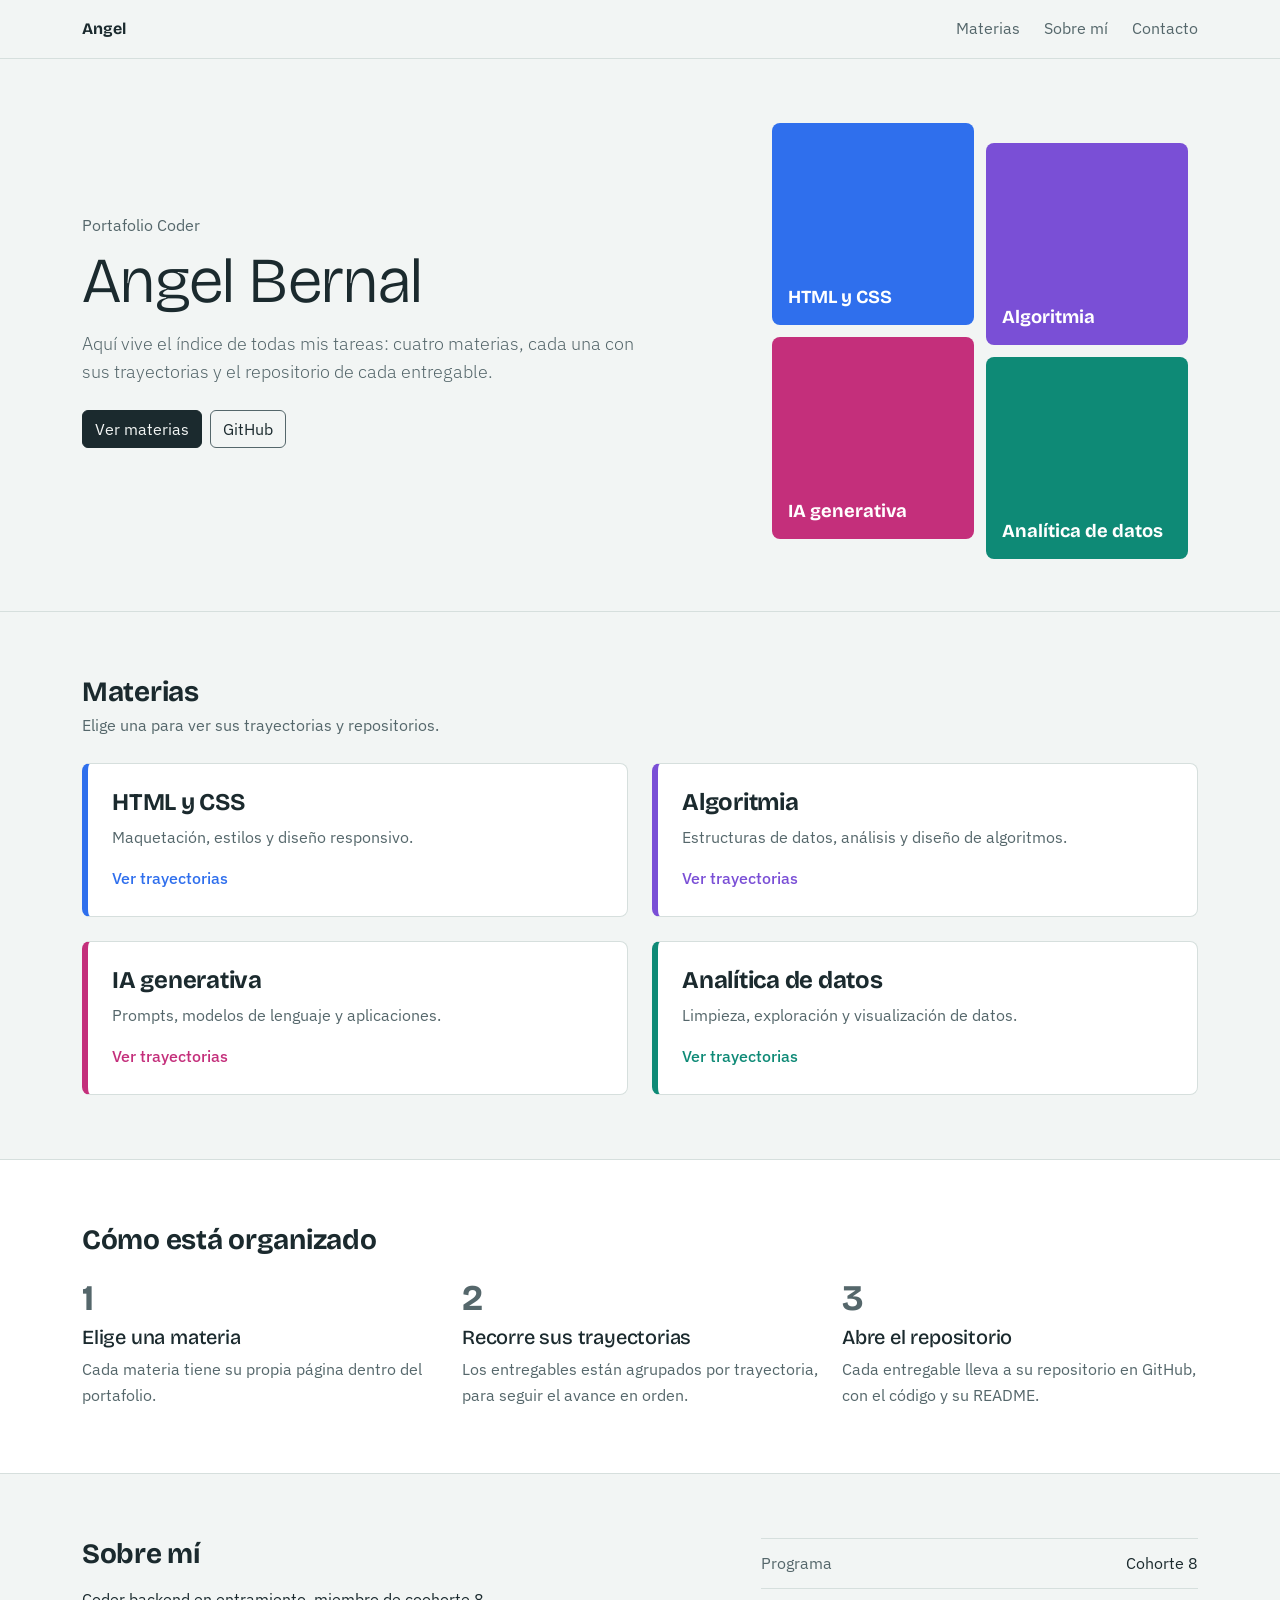
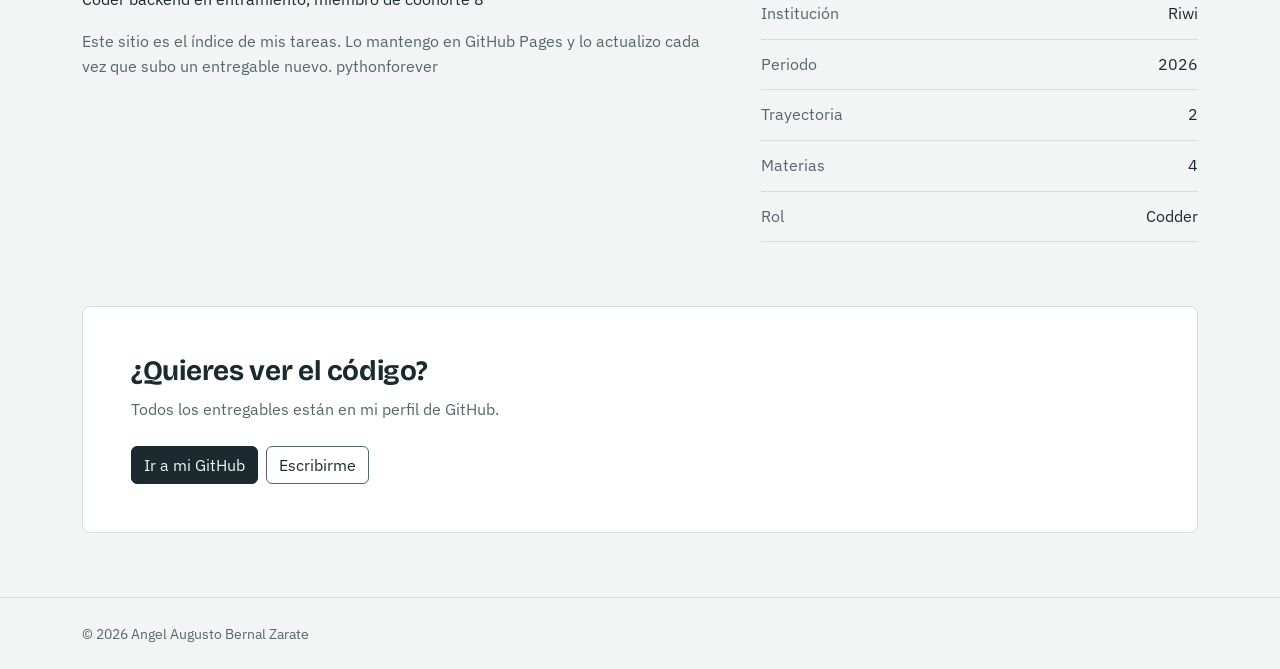
<file: index.html>
<!DOCTYPE html>
<html lang="es">
<head>
  <meta charset="UTF-8">
  <meta name="viewport" content="width=device-width, initial-scale=1">
  <title>Portafolio | Tu Nombre Apellido</title>
  <meta name="description" content="Índice de entregables de HTML y CSS, Algoritmia, IA generativa y Analítica de datos.">
  <link rel="icon" href="public/favicon.svg" type="image/svg+xml">

  <link rel="preconnect" href="https://fonts.googleapis.com">
  <link rel="preconnect" href="https://fonts.gstatic.com" crossorigin>
  <link href="https://fonts.googleapis.com/css2?family=Bricolage+Grotesque:opsz,wght@12..96,500;12..96,700&family=IBM+Plex+Sans:wght@400;500&display=swap" rel="stylesheet">

  <link href="https://cdn.jsdelivr.net/npm/bootstrap@5.3.3/dist/css/bootstrap.min.css" rel="stylesheet"
        integrity="sha384-QWTKZyjpPEjISv5WaRU9OFeRpok6YctnYmDr5pNlyT2bRjXh0JMhjY6hW+ALEwIH" crossorigin="anonymous">
  <link href="styles/main.css" rel="stylesheet">
</head>
<body>

  <!-- Barra superior -->
  <nav class="barra" aria-label="Principal">
    <div class="container d-flex justify-content-between align-items-center py-3">
      <a class="barra-marca text-decoration-none" href="#inicio">Angel</a>
      <ul class="list-unstyled d-flex gap-3 gap-md-4 mb-0">
        <li><a class="barra-enlace" href="#materias">Materias</a></li>
        <li><a class="barra-enlace" href="#sobre-mi">Sobre mí</a></li>
        <li><a class="barra-enlace" href="#contacto">Contacto</a></li>
      </ul>
    </div>
  </nav>

  <!-- Portada -->
  <header class="portada" id="inicio">
    <div class="container">
      <div class="row align-items-center g-5">

        <div class="col-lg-7">
          <p class="soft mb-2">Portafolio Coder</p>
          <h1 class="display-3 mb-3">Angel Bernal</h1>
          <p class="lead intro mb-4">Aquí vive el índice de todas mis tareas: cuatro materias, cada una con sus trayectorias y el repositorio de cada entregable.</p>
          <div class="d-flex flex-wrap gap-2">
            <a class="btn btn-tinta" href="#materias">Ver materias</a>
            <a class="btn btn-contorno" href="https://github.com/Angelskolmy" target="_blank" rel="noopener">GitHub</a>
          </div>
        </div>

        <div class="col-lg-5">
          <div class="mosaico" aria-hidden="true">
            <div class="tile materia-html-css">HTML y CSS</div>
            <div class="tile materia-algoritmia">Algoritmia</div>
            <div class="tile materia-ia-generativa">IA generativa</div>
            <div class="tile materia-analitica-datos">Analítica de datos</div>
          </div>
        </div>

      </div>
    </div>
  </header>

  <main>

    <!-- Materias -->
    <section class="seccion" id="materias">
      <div class="container">
        <h2 class="seccion-titulo mb-1">Materias</h2>
        <p class="soft mb-4">Elige una para ver sus trayectorias y repositorios.</p>

        <div class="row g-4">
          <div class="col-12 col-md-6">
            <a class="entregable materia-html-css d-block p-4 text-decoration-none" href="public/html-css.html">
              <h3 class="card-title h4 mb-2">HTML y CSS</h3>
              <p class="card-text mb-3">Maquetación, estilos y diseño responsivo.</p>
              <span class="ir">Ver trayectorias</span>
            </a>
          </div>
          <div class="col-12 col-md-6">
            <a class="entregable materia-algoritmia d-block p-4 text-decoration-none" href="public/algoritmia.html">
              <h3 class="card-title h4 mb-2">Algoritmia</h3>
              <p class="card-text mb-3">Estructuras de datos, análisis y diseño de algoritmos.</p>
              <span class="ir">Ver trayectorias</span>
            </a>
          </div>
          <div class="col-12 col-md-6">
            <a class="entregable materia-ia-generativa d-block p-4 text-decoration-none" href="public/ia-generativa.html">
              <h3 class="card-title h4 mb-2">IA generativa</h3>
              <p class="card-text mb-3">Prompts, modelos de lenguaje y aplicaciones.</p>
              <span class="ir">Ver trayectorias</span>
            </a>
          </div>
          <div class="col-12 col-md-6">
            <a class="entregable materia-analitica-datos d-block p-4 text-decoration-none" href="public/analitica-datos.html">
              <h3 class="card-title h4 mb-2">Analítica de datos</h3>
              <p class="card-text mb-3">Limpieza, exploración y visualización de datos.</p>
              <span class="ir">Ver trayectorias</span>
            </a>
          </div>
        </div>
      </div>
    </section>

    <!-- Cómo se organiza (es una secuencia real, por eso va numerada) -->
    <section class="seccion seccion-banda">
      <div class="container">
        <h2 class="seccion-titulo mb-4">Cómo está organizado</h2>
        <ol class="pasos list-unstyled row g-4 mb-0">
          <li class="col-md-4">
            <span class="paso-num">1</span>
            <h3 class="h5">Elige una materia</h3>
            <p class="soft mb-0">Cada materia tiene su propia página dentro del portafolio.</p>
          </li>
          <li class="col-md-4">
            <span class="paso-num">2</span>
            <h3 class="h5">Recorre sus trayectorias</h3>
            <p class="soft mb-0">Los entregables están agrupados por trayectoria, para seguir el avance en orden.</p>
          </li>
          <li class="col-md-4">
            <span class="paso-num">3</span>
            <h3 class="h5">Abre el repositorio</h3>
            <p class="soft mb-0">Cada entregable lleva a su repositorio en GitHub, con el código y su README.</p>
          </li>
        </ol>
      </div>
    </section>

    <!-- Sobre mí -->
    <section class="seccion" id="sobre-mi">
      <div class="container">
        <div class="row g-5">
          <div class="col-lg-7">
            <h2 class="seccion-titulo mb-3">Sobre mí</h2>
            <p class="mb-3">Coder backend en entramiento, miembro de coohorte 8</p>
            <p class="soft mb-0">Este sitio es el índice de mis tareas. Lo mantengo en GitHub Pages y lo actualizo cada vez que subo un entregable nuevo. pythonforever</p>
          </div>
          <div class="col-lg-5">
            <dl class="datos mb-0">
              <div><dt>Programa</dt><dd>Cohorte 8</dd></div>
              <div><dt>Institución</dt><dd>Riwi</dd></div>
              <div><dt>Periodo</dt><dd>2026</dd></div> 
              <div><dt>Trayectoria</dt><dd>2</dd></div>
              <div><dt>Materias</dt><dd>4</dd></div> 
              <div><dt>Rol</dt><dd>Codder</dd></div>
            </dl>
          </div>
        </div>
      </div>
    </section>

    <!-- Contacto -->
    <section class="seccion pt-0" id="contacto">
      <div class="container">
        <div class="contacto p-4 p-md-5">
          <h2 class="seccion-titulo mb-2">¿Quieres ver el código?</h2>
          <p class="soft mb-4">Todos los entregables están en mi perfil de GitHub.</p>
          <div class="d-flex flex-wrap gap-2">
            <a class="btn btn-tinta" href="https://github.com/Angelskolmy" target="_blank" rel="noopener">Ir a mi GitHub</a>
            <a class="btn btn-contorno" href="mailto:yayelbernal4@gmail.com">Escribirme</a>
          </div>
        </div>
      </div>
    </section>

  </main>

  <footer class="site-footer py-4">
    <div class="container d-flex flex-wrap justify-content-between gap-2">
      <span>&copy; 2026 Angel Augusto Bernal Zarate</span>
    </div>
  </footer>

  <script src="https://cdn.jsdelivr.net/npm/bootstrap@5.3.3/dist/js/bootstrap.bundle.min.js"
          integrity="sha384-YvpcrYf0tY3lHB60NNkmXc5s9fDVZLESaAA55NDzOxhy9GkcIdslK1eN7N6jIeHz" crossorigin="anonymous"></script>

</body>
</html>
</file>
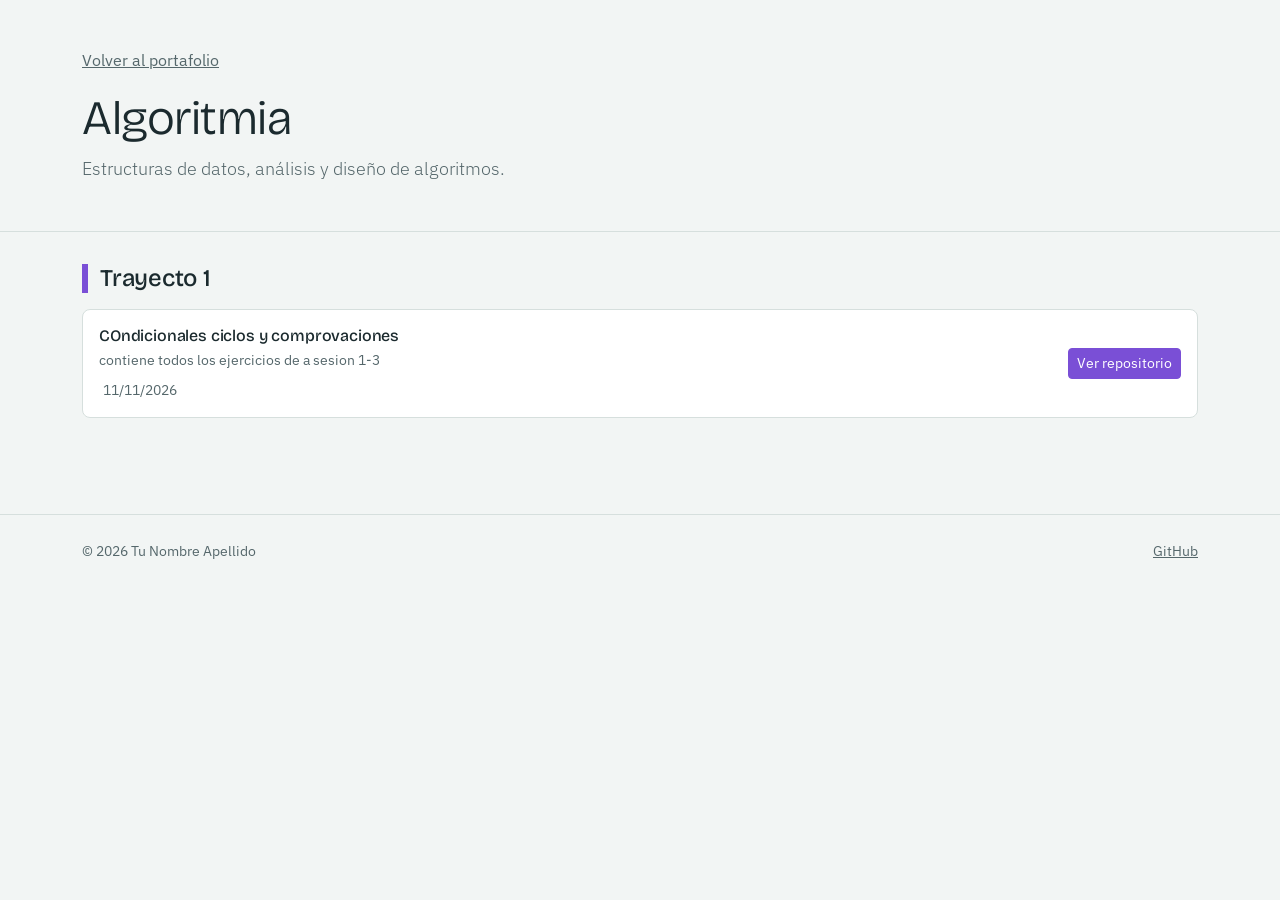
<file: public/algoritmia.html>
<!DOCTYPE html>
<html lang="es">
<head>
  <meta charset="UTF-8">
  <meta name="viewport" content="width=device-width, initial-scale=1">
  <title>Algoritmia | Portafolio</title>
  <link rel="icon" href="favicon.svg" type="image/svg+xml">

  <link rel="preconnect" href="https://fonts.googleapis.com">
  <link rel="preconnect" href="https://fonts.gstatic.com" crossorigin>
  <link href="https://fonts.googleapis.com/css2?family=Bricolage+Grotesque:opsz,wght@12..96,500;12..96,700&family=IBM+Plex+Sans:wght@400;500&display=swap" rel="stylesheet">

  <link href="https://cdn.jsdelivr.net/npm/bootstrap@5.3.3/dist/css/bootstrap.min.css" rel="stylesheet"
        integrity="sha384-QWTKZyjpPEjISv5WaRU9OFeRpok6YctnYmDr5pNlyT2bRjXh0JMhjY6hW+ALEwIH" crossorigin="anonymous">
  <link href="../styles/main.css" rel="stylesheet">
</head>
<body class="materia-algoritmia">

  <header class="site-header py-4 py-md-5">
    <div class="container">
      <a class="volver d-inline-block mb-3" href="../index.html">Volver al portafolio</a>
      <h1 class="display-5 mb-2">Algoritmia</h1>
      <p class="lead mb-0 intro">Estructuras de datos, análisis y diseño de algoritmos.</p>
    </div>
  </header>

  <main class="container pb-5">
    <section class="trayectoria mb-5">
      <h2 class="h4 mb-3">Trayecto 1</h2>
        <ul class="list-group list-group-flush fila-lista">
          <li class="list-group-item fila d-flex flex-column flex-md-row justify-content-between align-items-md-center gap-3 py-3">
            <div>
              <h3 class="h6 mb-1">COndicionales ciclos y comprovaciones</h3>
              <p class="mb-2 soft small">contiene todos los ejercicios de a sesion 1-3</p>
              <div class="d-flex flex-wrap align-items-center gap-1">
              <time class="fecha ms-1" datetime="2026-10-02">11/11/2026</time>
              </div>
            </div>
            <div class="flex-shrink-0"><a class="btn btn-repo btn-sm" href="https://github.com/Angelskolmy/Entregable-1-algoritmia.git" target="_blank" rel="noopener">Ver repositorio</a></div>
          </li>
        </ul>
    </section>

    

  </main>

  <footer class="site-footer py-4">
    <div class="container d-flex flex-wrap justify-content-between gap-2">
      <span>&copy; 2026 Tu Nombre Apellido</span>
      <a href="https://github.com/tu-usuario" target="_blank" rel="noopener">GitHub</a>
    </div>
  </footer>

  <script src="https://cdn.jsdelivr.net/npm/bootstrap@5.3.3/dist/js/bootstrap.bundle.min.js"
          integrity="sha384-YvpcrYf0tY3lHB60NNkmXc5s9fDVZLESaAA55NDzOxhy9GkcIdslK1eN7N6jIeHz" crossorigin="anonymous"></script>

</body>
</html>
</file>
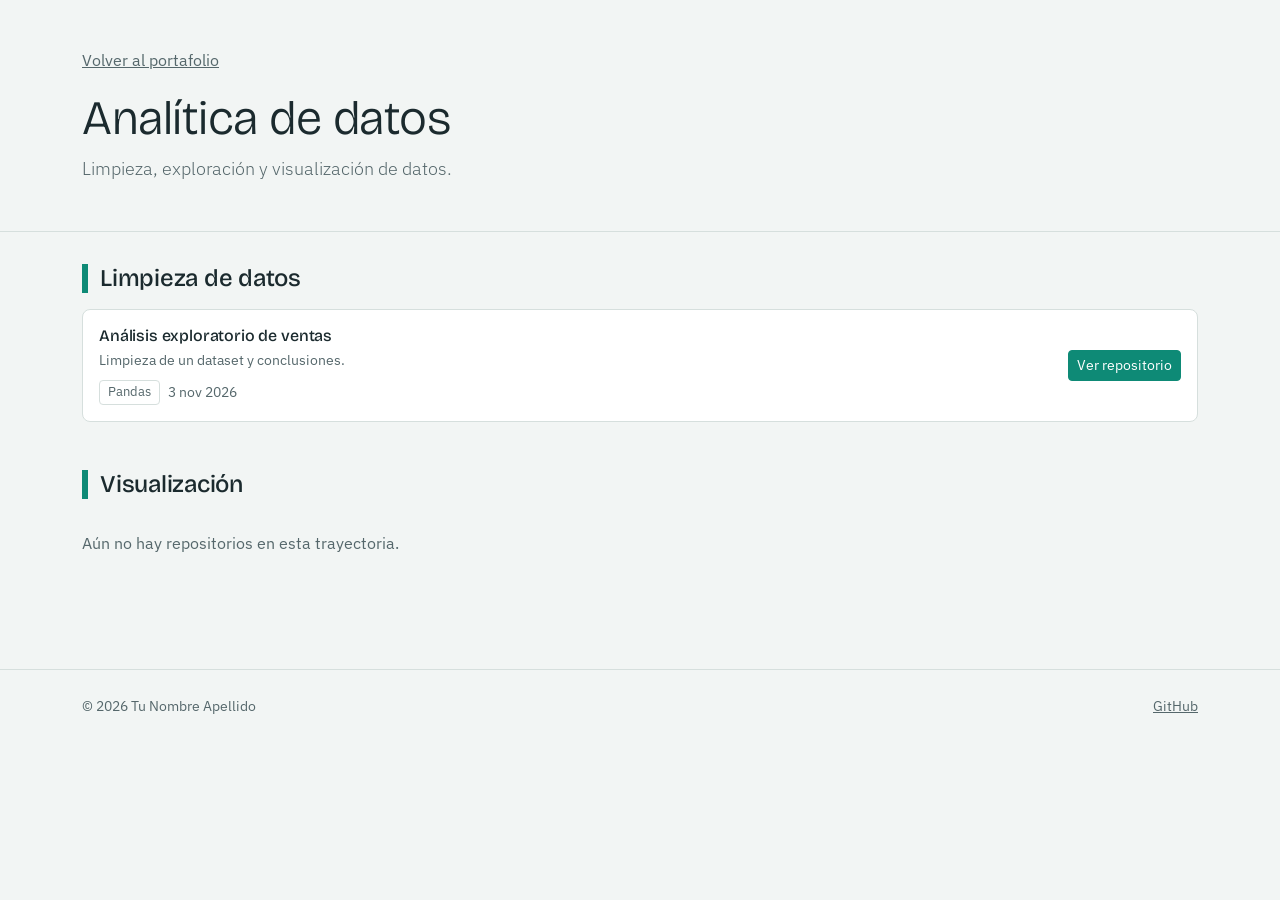
<file: public/analitica-datos.html>
<!DOCTYPE html>
<html lang="es">
<head>
  <meta charset="UTF-8">
  <meta name="viewport" content="width=device-width, initial-scale=1">
  <title>Analítica de datos | Portafolio</title>
  <link rel="icon" href="favicon.svg" type="image/svg+xml">

  <link rel="preconnect" href="https://fonts.googleapis.com">
  <link rel="preconnect" href="https://fonts.gstatic.com" crossorigin>
  <link href="https://fonts.googleapis.com/css2?family=Bricolage+Grotesque:opsz,wght@12..96,500;12..96,700&family=IBM+Plex+Sans:wght@400;500&display=swap" rel="stylesheet">

  <link href="https://cdn.jsdelivr.net/npm/bootstrap@5.3.3/dist/css/bootstrap.min.css" rel="stylesheet"
        integrity="sha384-QWTKZyjpPEjISv5WaRU9OFeRpok6YctnYmDr5pNlyT2bRjXh0JMhjY6hW+ALEwIH" crossorigin="anonymous">
  <link href="../styles/main.css" rel="stylesheet">
</head>
<body class="materia-analitica-datos">

  <header class="site-header py-4 py-md-5">
    <div class="container">
      <a class="volver d-inline-block mb-3" href="../index.html">Volver al portafolio</a>
      <h1 class="display-5 mb-2">Analítica de datos</h1>
      <p class="lead mb-0 intro">Limpieza, exploración y visualización de datos.</p>
    </div>
  </header>

  <main class="container pb-5">
    <section class="trayectoria mb-5">
      <h2 class="h4 mb-3">Limpieza de datos</h2>
        <ul class="list-group list-group-flush fila-lista">
          <li class="list-group-item fila d-flex flex-column flex-md-row justify-content-between align-items-md-center gap-3 py-3">
            <div>
              <h3 class="h6 mb-1">Análisis exploratorio de ventas</h3>
              <p class="mb-2 soft small">Limpieza de un dataset y conclusiones.</p>
              <div class="d-flex flex-wrap align-items-center gap-1">
              <span class="etiqueta">Pandas</span>
              <time class="fecha ms-1" datetime="2026-11-03">3 nov 2026</time>
              </div>
            </div>
            <div class="flex-shrink-0"><a class="btn btn-repo btn-sm" href="https://github.com/tu-usuario/analisis-ventas" target="_blank" rel="noopener">Ver repositorio</a></div>
          </li>
        </ul>
    </section>

    <section class="trayectoria mb-5">
      <h2 class="h4 mb-3">Visualización</h2>
        <p class="soft mb-0 py-3">Aún no hay repositorios en esta trayectoria.</p>
    </section>

  </main>

  <footer class="site-footer py-4">
    <div class="container d-flex flex-wrap justify-content-between gap-2">
      <span>&copy; 2026 Tu Nombre Apellido</span>
      <a href="https://github.com/tu-usuario" target="_blank" rel="noopener">GitHub</a>
    </div>
  </footer>

  <script src="https://cdn.jsdelivr.net/npm/bootstrap@5.3.3/dist/js/bootstrap.bundle.min.js"
          integrity="sha384-YvpcrYf0tY3lHB60NNkmXc5s9fDVZLESaAA55NDzOxhy9GkcIdslK1eN7N6jIeHz" crossorigin="anonymous"></script>

</body>
</html>
</file>
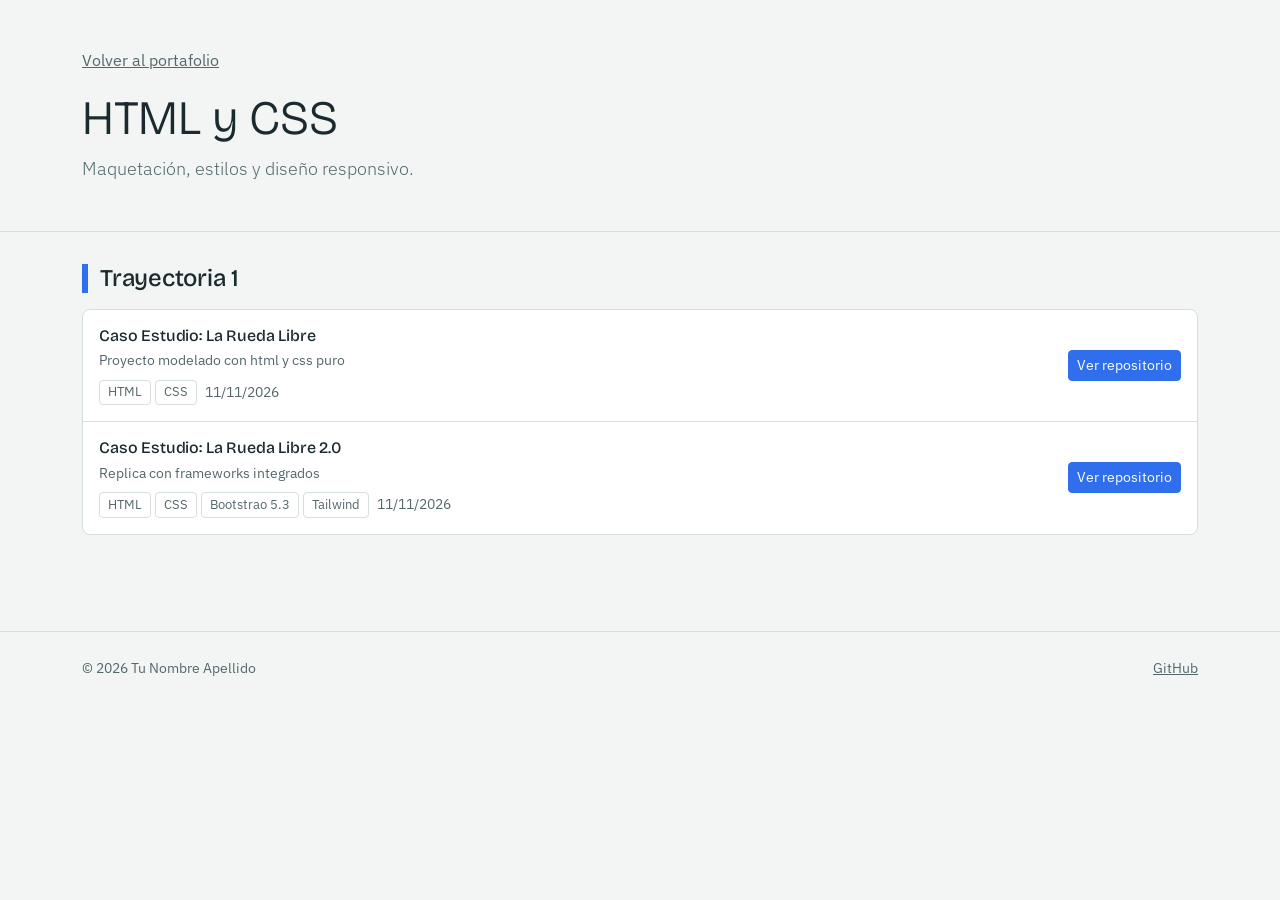
<file: public/html-css.html>
<!DOCTYPE html>
<html lang="es">
<head>
  <meta charset="UTF-8">
  <meta name="viewport" content="width=device-width, initial-scale=1">
  <title>HTML y CSS | Portafolio</title>
  <link rel="icon" href="favicon.svg" type="image/svg+xml">

  <link rel="preconnect" href="https://fonts.googleapis.com">
  <link rel="preconnect" href="https://fonts.gstatic.com" crossorigin>
  <link href="https://fonts.googleapis.com/css2?family=Bricolage+Grotesque:opsz,wght@12..96,500;12..96,700&family=IBM+Plex+Sans:wght@400;500&display=swap" rel="stylesheet">

  <link href="https://cdn.jsdelivr.net/npm/bootstrap@5.3.3/dist/css/bootstrap.min.css" rel="stylesheet"
        integrity="sha384-QWTKZyjpPEjISv5WaRU9OFeRpok6YctnYmDr5pNlyT2bRjXh0JMhjY6hW+ALEwIH" crossorigin="anonymous">
  <link href="../styles/main.css" rel="stylesheet">
</head>
<body class="materia-html-css">

  <header class="site-header py-4 py-md-5">
    <div class="container">
      <a class="volver d-inline-block mb-3" href="../index.html">Volver al portafolio</a>
      <h1 class="display-5 mb-2">HTML y CSS</h1>
      <p class="lead mb-0 intro">Maquetación, estilos y diseño responsivo.</p>
    </div>
  </header>

  <main class="container pb-5">
    <section class="trayectoria mb-5">
      <h2 class="h4 mb-3">Trayectoria 1</h2>
        <ul class="list-group list-group-flush fila-lista">
          <li class="list-group-item fila d-flex flex-column flex-md-row justify-content-between align-items-md-center gap-3 py-3 ">
            <div>
              <h3 class="h6 mb-1">Caso Estudio: La Rueda Libre</h3>
              <p class="mb-2 soft small">Proyecto modelado con html y css puro</p>
              <div class="d-flex flex-wrap align-items-center gap-1">
              <span class="etiqueta">HTML</span>
              <span class="etiqueta">CSS</span>
              <time class="fecha ms-1" datetime="2026-08-25">11/11/2026</time>
              </div>
            </div>
            <div class="flex-shrink-0"><a class="btn btn-repo btn-sm" href="https://angelskolmy.github.io/Proyecto-Rueda-Libre-front-/index.html" target="_blank" rel="noopener">Ver repositorio</a></div>
          </li> 
          
          <li class="list-group-item fila d-flex flex-column flex-md-row justify-content-between align-items-md-center gap-3 py-3 ">
            <div>
              <h3 class="h6 mb-1">Caso Estudio: La Rueda Libre 2.0</h3>
              <p class="mb-2 soft small">Replica con frameworks integrados</p>
              <div class="d-flex flex-wrap align-items-center gap-1">
              <span class="etiqueta">HTML</span>
              <span class="etiqueta">CSS</span> 
              <span class="etiqueta">Bootstrao 5.3</span> 
              <span class="etiqueta">Tailwind</span>
              <time class="fecha ms-1" datetime="2026-08-25">11/11/2026</time>
              </div>
            </div>
            <div class="flex-shrink-0"><a class="btn btn-repo btn-sm" href="https://angelskolmy.github.io/La-Rueda-Libre-Bootstrap/" target="_blank" rel="noopener">Ver repositorio</a></div>
          </li>
        </ul>
    </section>

  </main>

  <footer class="site-footer py-4">
    <div class="container d-flex flex-wrap justify-content-between gap-2">
      <span>&copy; 2026 Tu Nombre Apellido</span>
      <a href="https://github.com/tu-usuario" target="_blank" rel="noopener">GitHub</a>
    </div>
  </footer>

  <script src="https://cdn.jsdelivr.net/npm/bootstrap@5.3.3/dist/js/bootstrap.bundle.min.js"
          integrity="sha384-YvpcrYf0tY3lHB60NNkmXc5s9fDVZLESaAA55NDzOxhy9GkcIdslK1eN7N6jIeHz" crossorigin="anonymous"></script>

</body>
</html>
</file>
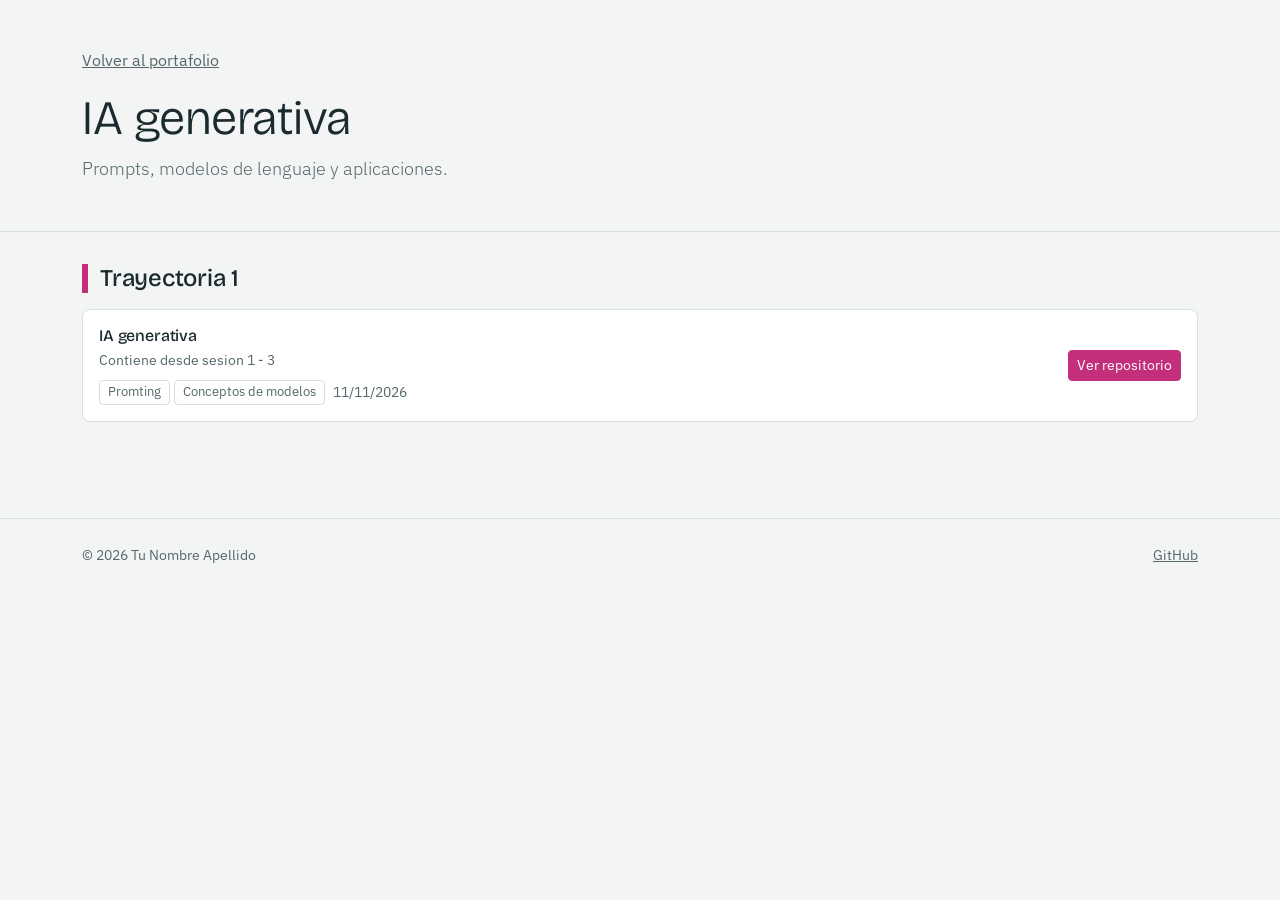
<file: public/ia-generativa.html>
<!DOCTYPE html>
<html lang="es">
<head>
  <meta charset="UTF-8">
  <meta name="viewport" content="width=device-width, initial-scale=1">
  <title>IA generativa | Portafolio</title>
  <link rel="icon" href="favicon.svg" type="image/svg+xml">

  <link rel="preconnect" href="https://fonts.googleapis.com">
  <link rel="preconnect" href="https://fonts.gstatic.com" crossorigin>
  <link href="https://fonts.googleapis.com/css2?family=Bricolage+Grotesque:opsz,wght@12..96,500;12..96,700&family=IBM+Plex+Sans:wght@400;500&display=swap" rel="stylesheet">

  <link href="https://cdn.jsdelivr.net/npm/bootstrap@5.3.3/dist/css/bootstrap.min.css" rel="stylesheet"
        integrity="sha384-QWTKZyjpPEjISv5WaRU9OFeRpok6YctnYmDr5pNlyT2bRjXh0JMhjY6hW+ALEwIH" crossorigin="anonymous">
  <link href="../styles/main.css" rel="stylesheet">
</head>
<body class="materia-ia-generativa">

  <header class="site-header py-4 py-md-5">
    <div class="container">
      <a class="volver d-inline-block mb-3" href="../index.html">Volver al portafolio</a>
      <h1 class="display-5 mb-2">IA generativa</h1>
      <p class="lead mb-0 intro">Prompts, modelos de lenguaje y aplicaciones.</p>
    </div>
  </header>

  <main class="container pb-5">
    <section class="trayectoria mb-5">
      <h2 class="h4 mb-3">Trayectoria 1</h2>
        <ul class="list-group list-group-flush fila-lista">
          <li class="list-group-item fila d-flex flex-column flex-md-row justify-content-between align-items-md-center gap-3 py-3 ">
            <div>
              <h3 class="h6 mb-1">IA generativa</h3>
              <p class="mb-2 soft small">Contiene desde sesion 1 - 3</p>
              <div class="d-flex flex-wrap align-items-center gap-1">
              <span class="etiqueta">Promting</span>
              <span class="etiqueta">Conceptos de modelos</span> 
              <time class="fecha ms-1" datetime="2026-08-25">11/11/2026</time>
              </div>
            </div>
            <div class="flex-shrink-0"><a class="btn btn-repo btn-sm" href="https://github.com/Angelskolmy/entregables-IA.git" target="_blank" rel="noopener">Ver repositorio</a></div>
          </li>   
        </ul>
    </section>

    

  </main>

  <footer class="site-footer py-4">
    <div class="container d-flex flex-wrap justify-content-between gap-2">
      <span>&copy; 2026 Tu Nombre Apellido</span>
      <a href="https://github.com/tu-usuario" target="_blank" rel="noopener">GitHub</a>
    </div>
  </footer>

  <script src="https://cdn.jsdelivr.net/npm/bootstrap@5.3.3/dist/js/bootstrap.bundle.min.js"
          integrity="sha384-YvpcrYf0tY3lHB60NNkmXc5s9fDVZLESaAA55NDzOxhy9GkcIdslK1eN7N6jIeHz" crossorigin="anonymous"></script>

</body>
</html>
</file>
<file: styles/main.css>
/* ===== Tokens (el tema oscuro sigue la preferencia del sistema, sin JavaScript) ===== */
:root {
  --c-html-css: #2f6fed;
  --c-algoritmia: #7a4fd6;
  --c-ia-generativa: #c42f7b;
  --c-analitica-datos: #0e8a76;

  --bg: #f2f5f4;
  --surface: #ffffff;
  --ink: #1b2a2e;
  --ink-soft: #55676b;
  --line: #d6dfdd;

  --font-display: "Bricolage Grotesque", system-ui, sans-serif;
  --font-body: "IBM Plex Sans", system-ui, sans-serif;
  color-scheme: light dark;
}

@media (prefers-color-scheme: dark) {
  :root {
    --bg: #121a1c;
    --surface: #1a2528;
    --ink: #e6eeee;
    --ink-soft: #9db0b3;
    --line: #2b3a3d;
  }
}

/* ===== Base ===== */
body { background: var(--bg); color: var(--ink); font-family: var(--font-body); line-height: 1.6; }

h1, h2, h3, .card-title { font-family: var(--font-display); font-weight: 700; letter-spacing: -0.01em; }

a { color: var(--ink); }
.soft { color: var(--ink-soft); }
.intro { max-width: 52ch; color: var(--ink-soft); font-size: 1.1rem; }
.site-header { border-bottom: 1px solid var(--line); margin-bottom: 2rem; }
.site-footer { border-top: 1px solid var(--line); color: var(--ink-soft); font-size: .9rem; }
.site-footer a { color: var(--ink-soft); }
.volver { color: var(--ink-soft); }
a:focus-visible, .btn:focus-visible { outline: 3px solid var(--c-html-css); outline-offset: 2px; }

/* El color de cada materia llega por --materia */
.materia-html-css        { --materia: var(--c-html-css); }
.materia-algoritmia      { --materia: var(--c-algoritmia); }
.materia-ia-generativa   { --materia: var(--c-ia-generativa); }
.materia-analitica-datos { --materia: var(--c-analitica-datos); }

/* ===== Tarjeta de materia (index) ===== */
.entregable {
  height: 100%;
  background: var(--surface);
  border: 1px solid var(--line);
  border-left: 6px solid var(--materia);
  border-radius: .5rem;
  transition: border-color .15s ease;
}
.entregable:hover { border-color: var(--materia); }
.entregable .card-text { color: var(--ink-soft); }
.entregable .ir { color: var(--materia); font-weight: 500; }

/* ===== Trayectorias (páginas de materia) ===== */
.trayectoria h2 { border-left: 6px solid var(--materia); padding-left: .75rem; }
.fila-lista {
  background: var(--surface);
  border: 1px solid var(--line);
  border-radius: .5rem;
  overflow: hidden;
}
.fila { background: transparent; color: var(--ink); border-color: var(--line); }
.fecha { color: var(--ink-soft); font-size: .85rem; }

.etiqueta {
  display: inline-block;
  padding: .1rem .5rem;
  border: 1px solid var(--line);
  border-radius: .25rem;
  font-size: .8rem;
  color: var(--ink-soft);
}

.btn-repo { background: var(--materia); border-color: var(--materia); color: #fff; }
.btn-repo:hover { filter: brightness(.92); color: #fff; }
.btn-repo.disabled { background: transparent; color: var(--ink-soft); border-color: var(--line); }

@media (prefers-reduced-motion: reduce) { * { transition: none !important; } }

/* ===== Landing (index) ===== */
html { scroll-behavior: smooth; scroll-padding-top: 4.5rem; }
@media (prefers-reduced-motion: reduce) { html { scroll-behavior: auto; } }

.barra {
  position: sticky; top: 0; z-index: 10;
  background: var(--bg);
  border-bottom: 1px solid var(--line);
}
.barra-marca { font-family: var(--font-display); font-weight: 700; color: var(--ink); }
.barra-enlace { color: var(--ink-soft); text-decoration: none; }
.barra-enlace:hover { color: var(--ink); text-decoration: underline; }

.portada { padding: 4rem 0 4.5rem; border-bottom: 1px solid var(--line); }
.portada h1 { line-height: 1.05; }

/* Mosaico de 4 cuadros: repite la marca del favicon, uno por materia */
.mosaico { display: grid; grid-template-columns: 1fr 1fr; gap: .75rem; max-width: 26rem; margin-inline: auto; }
.tile {
  aspect-ratio: 1;
  background: var(--materia);
  color: #fff;
  border-radius: .5rem;
  padding: 1rem;
  display: flex; align-items: flex-end;
  font-family: var(--font-display); font-weight: 700; font-size: 1.15rem; line-height: 1.15;
}
.tile:nth-child(even) { transform: translateY(1.25rem); }

.btn-tinta { background: var(--ink); color: var(--bg); border: 1px solid var(--ink); }
.btn-tinta:hover { background: var(--ink); color: var(--bg); filter: brightness(1.15); }
.btn-contorno { background: transparent; color: var(--ink); border: 1px solid var(--ink-soft); }
.btn-contorno:hover { background: var(--surface); color: var(--ink); border-color: var(--ink); }

.seccion { padding: 4rem 0; }
.seccion-titulo { font-size: 1.75rem; }
.seccion-banda { background: var(--surface); border-block: 1px solid var(--line); }

.paso-num {
  display: inline-block; margin-bottom: .5rem;
  font-family: var(--font-display); font-weight: 700; font-size: 2.25rem; line-height: 1;
  color: var(--ink-soft);
}

.datos > div { display: flex; justify-content: space-between; gap: 1rem; padding: .75rem 0; border-bottom: 1px solid var(--line); }
.datos > div:first-child { border-top: 1px solid var(--line); }
.datos dt { font-weight: 400; color: var(--ink-soft); }
.datos dd { margin: 0; text-align: right; }

.contacto { background: var(--surface); border: 1px solid var(--line); border-radius: .5rem; }
</file>
